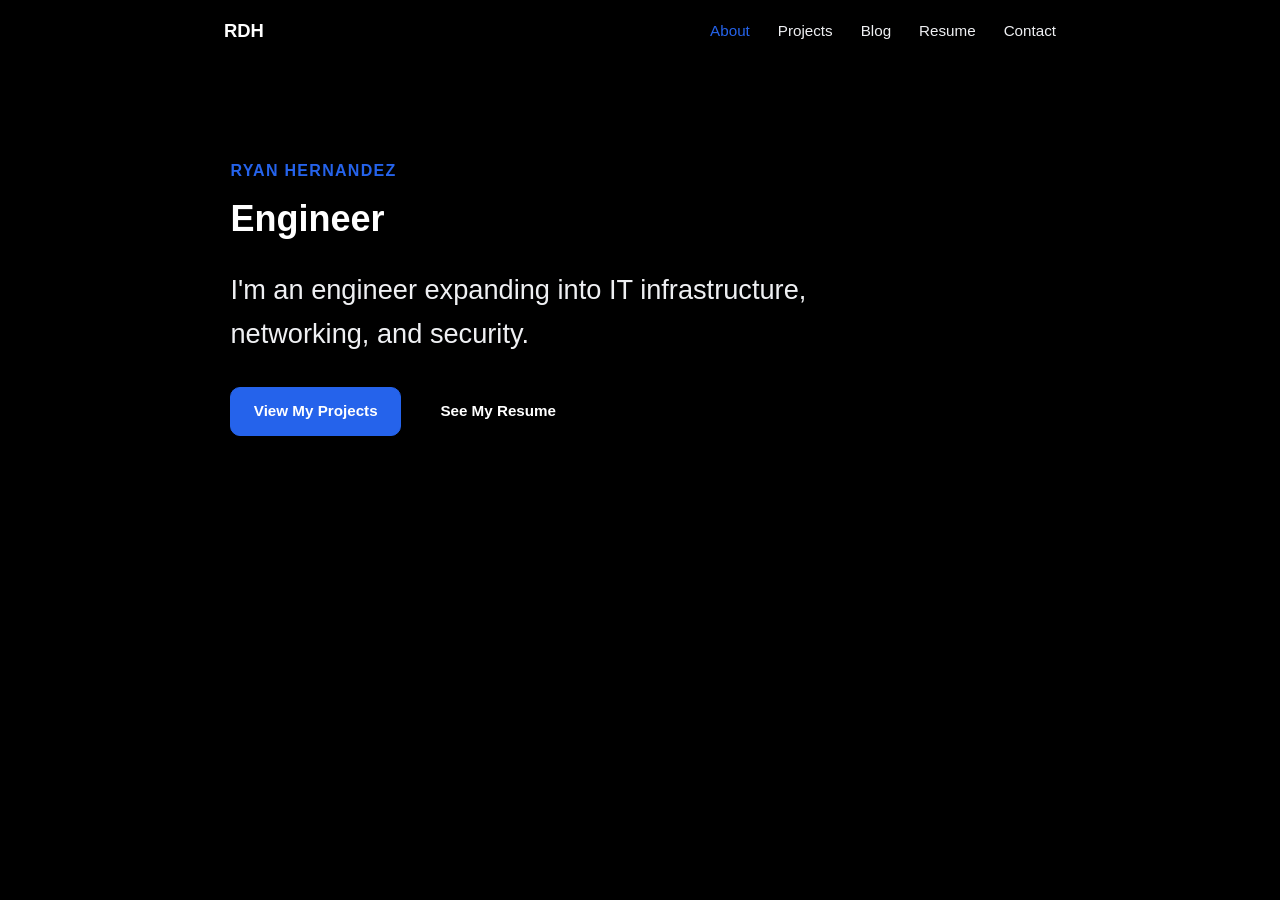
<file: index.html>
<!DOCTYPE html>
<html lang="en">
<head>
  <meta charset="UTF-8">
  <meta name="viewport" content="width=device-width, initial-scale=1.0">
  <title>RDH — Engineer & IT/Networking Enthusiast</title>
  <meta name="description" content="Personal portfolio of RDH — engineer building skills in networking, Active Directory, and cybersecurity.">
  <link rel="stylesheet" href="css/style.css">
</head>
<body>

  <section class="hero">
    <div class="container">
      <p class="eyebrow">Ryan Hernandez</p>
      <h1>Engineer</h1>
      <p class="subtitle">
        I'm an engineer expanding into IT infrastructure, networking, and security.
      </p>
      <div class="cta-row">
        <a class="btn btn-primary" href="projects.html">View My Projects</a>
        <a class="btn btn-secondary" href="resume.html">See My Resume</a>
      </div>
    </div>
  </section>

  <script src="js/layout.js"></script>
</body>
</html>
</file>
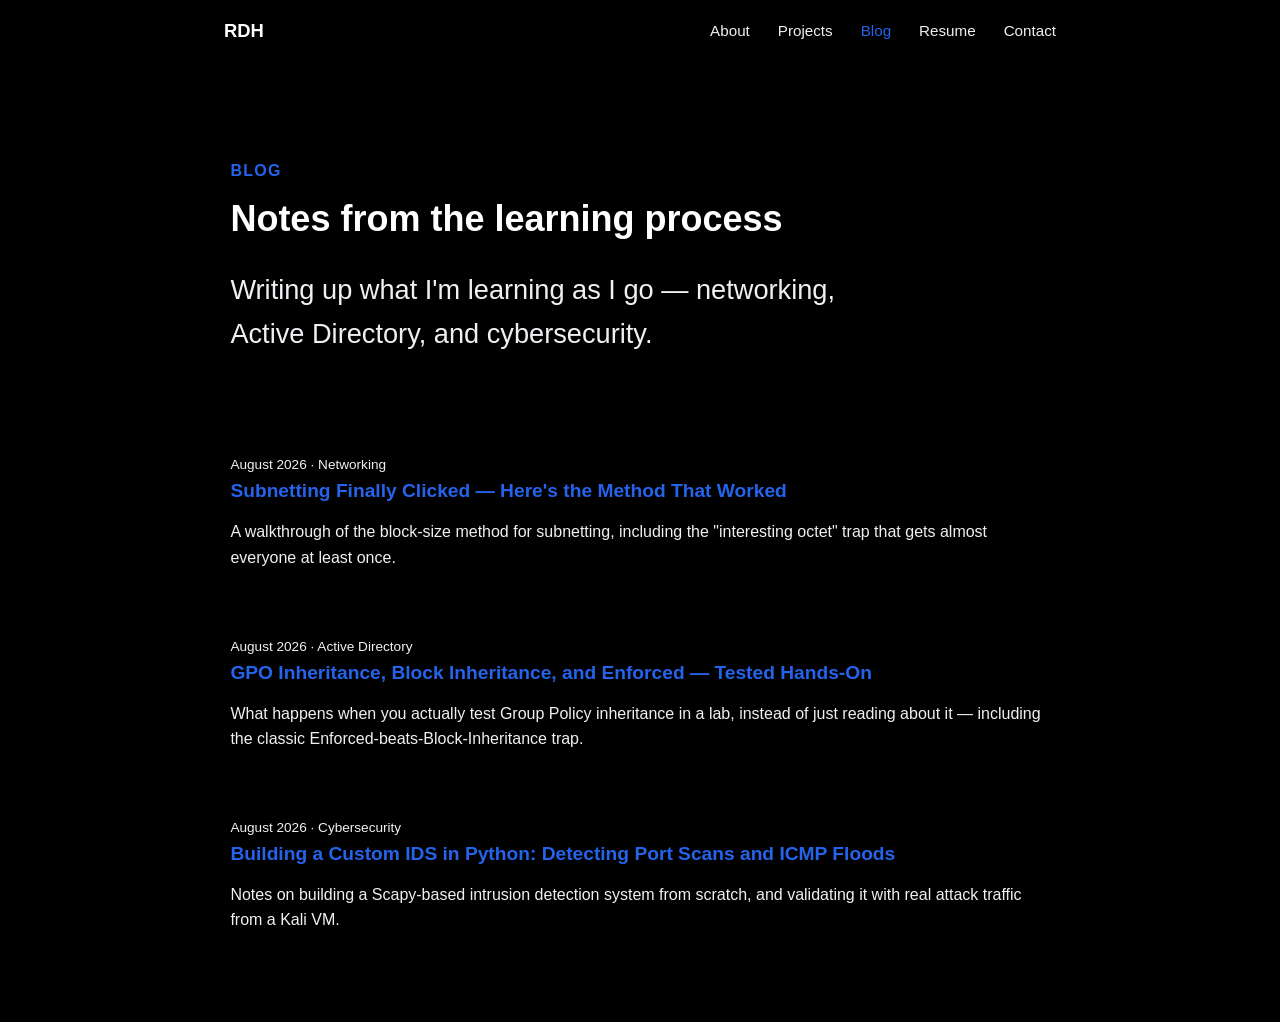
<file: blog.html>
<!DOCTYPE html>
<html lang="en">
<head>
  <meta charset="UTF-8">
  <meta name="viewport" content="width=device-width, initial-scale=1.0">
  <title>Blog — RDH</title>
  <link rel="stylesheet" href="css/style.css">
</head>
<body>

  <section class="hero" style="padding-bottom: 1.5rem;">
    <div class="container">
      <p class="eyebrow">Blog</p>
      <h1>Notes from the learning process</h1>
      <p class="subtitle">Writing up what I'm learning as I go — networking, Active Directory, and cybersecurity.</p>
    </div>
  </section>

  <section>
    <div class="container">

      <div class="post-list-item">
        <div class="meta">August 2026 &middot; Networking</div>
        <h3><a href="blog/post-subnetting.html">Subnetting Finally Clicked — Here's the Method That Worked</a></h3>
        <p>A walkthrough of the block-size method for subnetting, including the "interesting octet" trap that gets almost everyone at least once.</p>
      </div>

      <div class="post-list-item">
        <div class="meta">August 2026 &middot; Active Directory</div>
        <h3><a href="blog/post-gpo-inheritance.html">GPO Inheritance, Block Inheritance, and Enforced — Tested Hands-On</a></h3>
        <p>What happens when you actually test Group Policy inheritance in a lab, instead of just reading about it — including the classic Enforced-beats-Block-Inheritance trap.</p>
      </div>

      <div class="post-list-item">
        <div class="meta">August 2026 &middot; Cybersecurity</div>
        <h3><a href="blog/post-custom-ids.html">Building a Custom IDS in Python: Detecting Port Scans and ICMP Floods</a></h3>
        <p>Notes on building a Scapy-based intrusion detection system from scratch, and validating it with real attack traffic from a Kali VM.</p>
      </div>

    </div>
  </section>

  <script src="js/layout.js"></script>
</body>
</html>
</file>
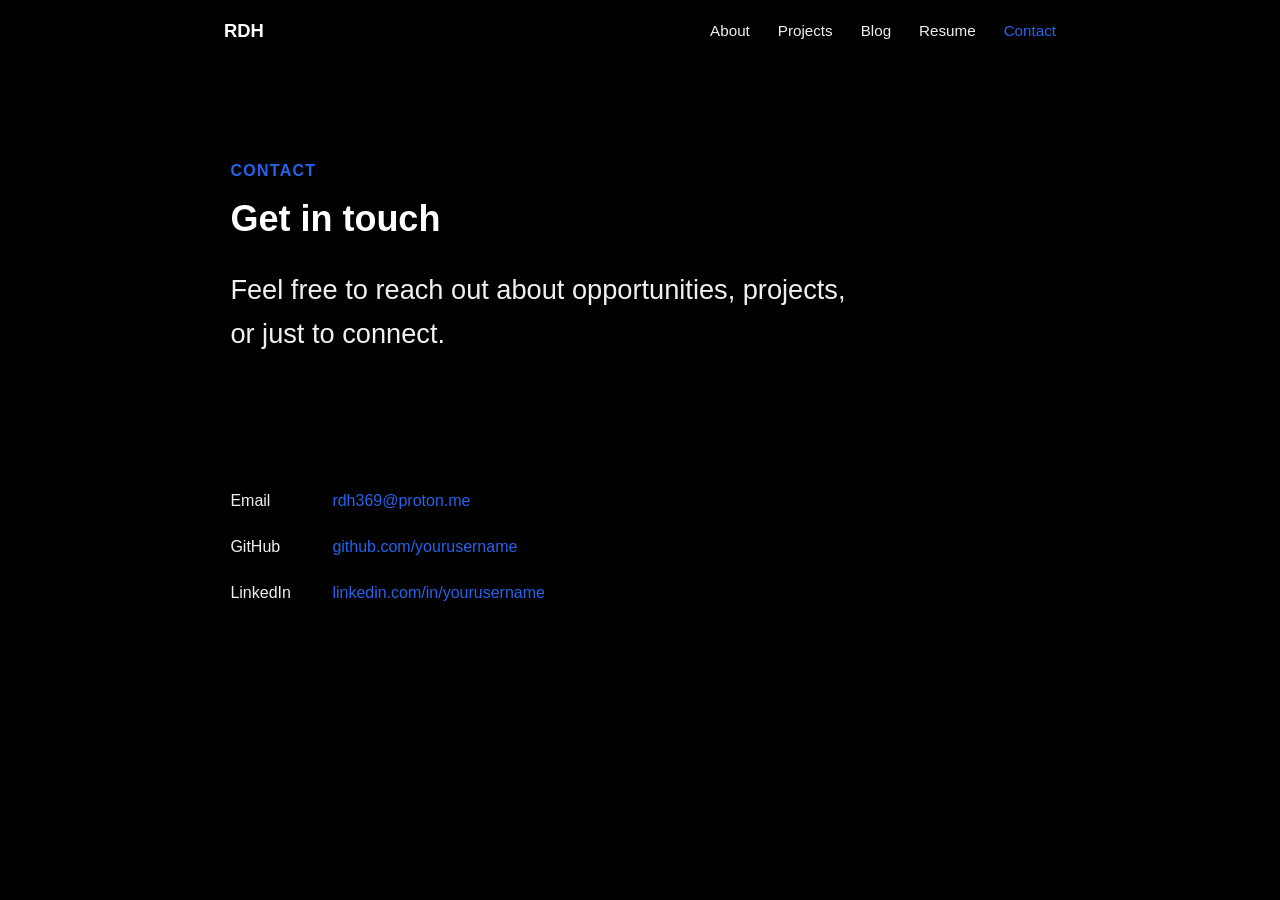
<file: contact.html>
<!DOCTYPE html>
<html lang="en">
<head>
  <meta charset="UTF-8">
  <meta name="viewport" content="width=device-width, initial-scale=1.0">
  <title>Contact — RDH</title>
  <link rel="stylesheet" href="css/style.css">
</head>
<body>

  <section class="hero" style="padding-bottom: 1.5rem;">
    <div class="container">
      <p class="eyebrow">Contact</p>
      <h1>Get in touch</h1>
      <p class="subtitle">Feel free to reach out about opportunities, projects, or just to connect.</p>
    </div>
  </section>

  <section>
    <div class="container">
      <ul class="contact-list">
        <li><span class="label">Email</span> <a href="mailto:rdh369@proton.me">rdh369@proton.me</a></li>
        <li><span class="label">GitHub</span> <a href="https://github.com/yourusername" target="_blank" rel="noopener">github.com/yourusername</a></li>
        <li><span class="label">LinkedIn</span> <a href="https://linkedin.com/in/yourusername" target="_blank" rel="noopener">linkedin.com/in/yourusername</a></li>
      </ul>
      <p style="color: var(--text-muted); font-size: 0.9rem;">
    </div>
  </section>

  <script src="js/layout.js"></script>
</body>
</html>
</file>
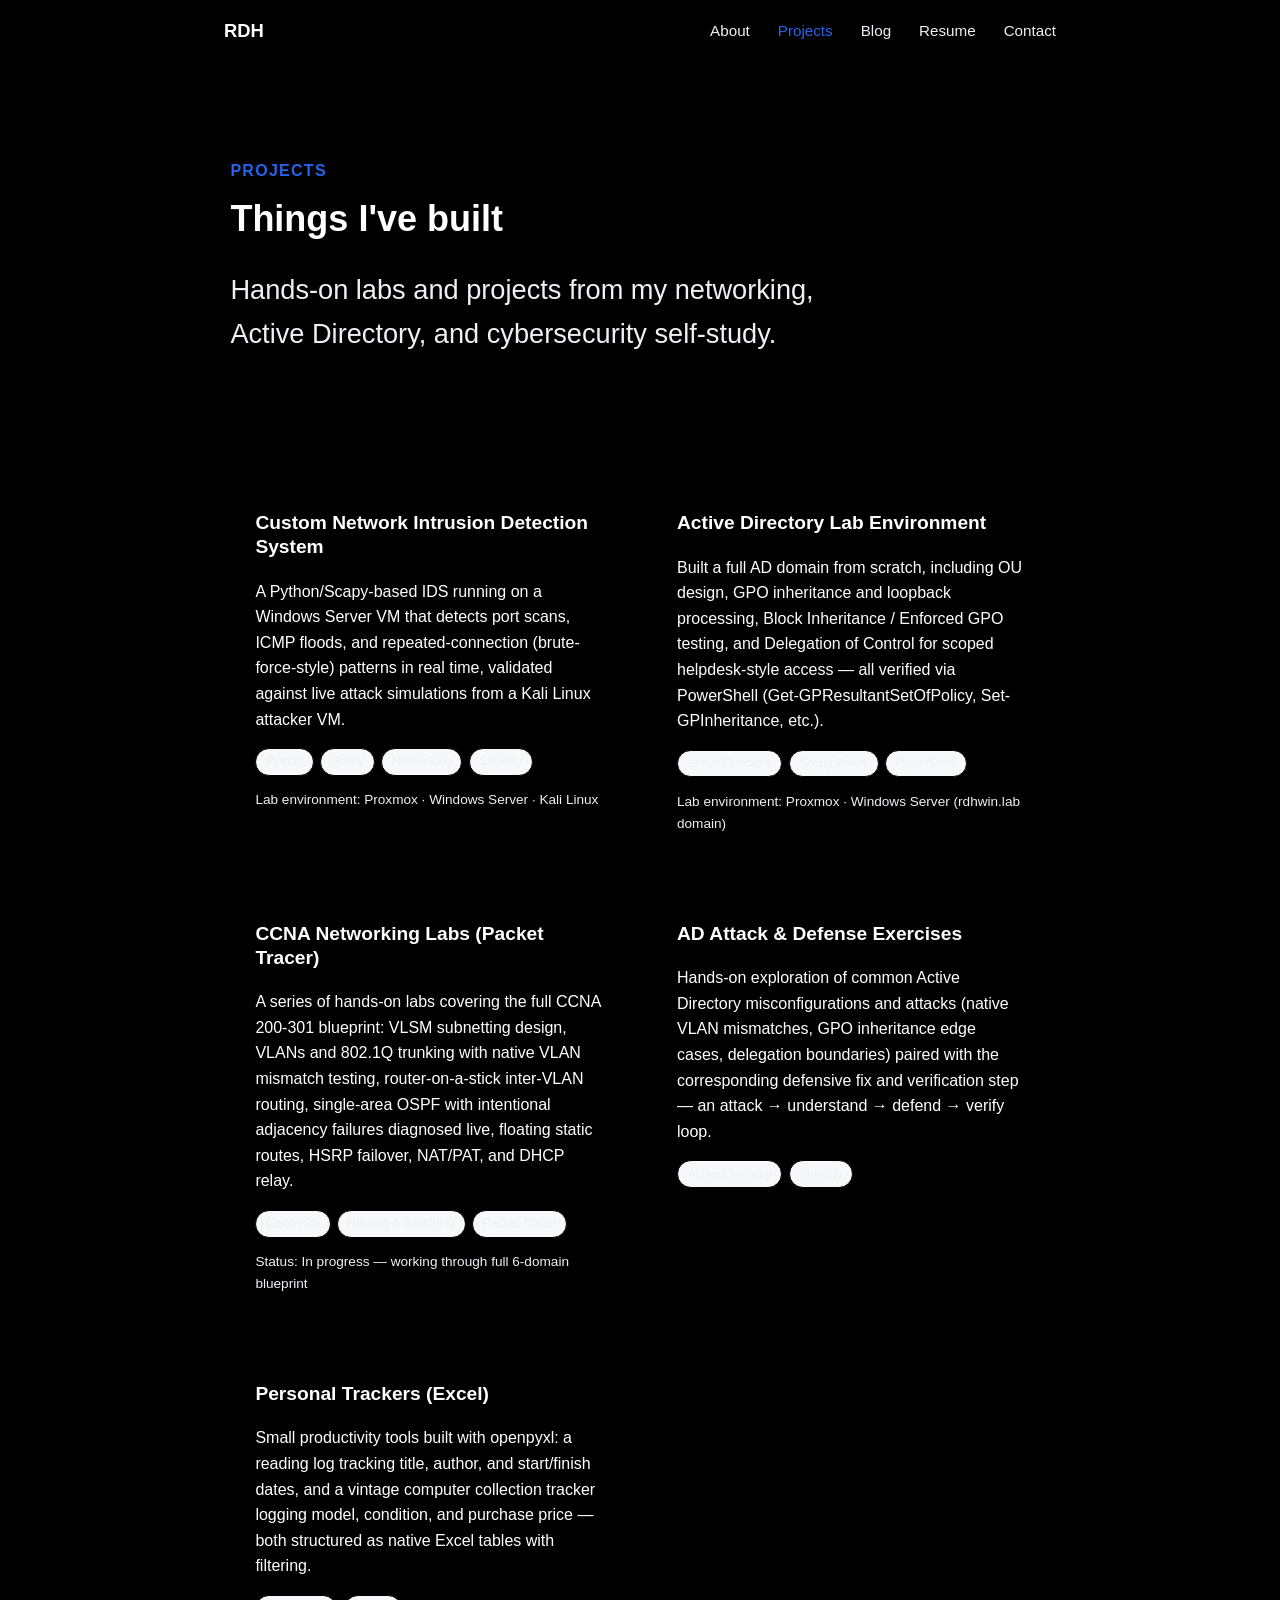
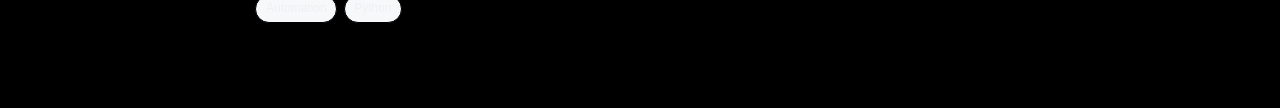
<file: projects.html>
<!DOCTYPE html>
<html lang="en">
<head>
  <meta charset="UTF-8">
  <meta name="viewport" content="width=device-width, initial-scale=1.0">
  <title>Projects — RDH</title>
  <link rel="stylesheet" href="css/style.css">
</head>
<body>

  <section class="hero" style="padding-bottom: 1.5rem;">
    <div class="container">
      <p class="eyebrow">Projects</p>
      <h1>Things I've built</h1>
      <p class="subtitle">Hands-on labs and projects from my networking, Active Directory, and cybersecurity self-study.</p>
    </div>
  </section>

  <section>
    <div class="container">
      <div class="grid">

        <div class="card">
          <h3>Custom Network Intrusion Detection System</h3>
          <p>A Python/Scapy-based IDS running on a Windows Server VM that detects
          port scans, ICMP floods, and repeated-connection (brute-force-style)
          patterns in real time, validated against live attack simulations from a
          Kali Linux attacker VM.</p>
          <div class="tags">
            <span class="tag">Python</span>
            <span class="tag">Scapy</span>
            <span class="tag">Networking</span>
            <span class="tag">Security</span>
          </div>
          <p class="meta">Lab environment: Proxmox · Windows Server · Kali Linux</p>
        </div>

        <div class="card">
          <h3>Active Directory Lab Environment</h3>
          <p>Built a full AD domain from scratch, including OU design, GPO
          inheritance and loopback processing, Block Inheritance / Enforced GPO
          testing, and Delegation of Control for scoped helpdesk-style access —
          all verified via PowerShell (Get-GPResultantSetOfPolicy, Set-GPInheritance,
          etc.).</p>
          <div class="tags">
            <span class="tag">Active Directory</span>
            <span class="tag">Group Policy</span>
            <span class="tag">PowerShell</span>
          </div>
          <p class="meta">Lab environment: Proxmox · Windows Server (rdhwin.lab domain)</p>
        </div>

        <div class="card">
          <h3>CCNA Networking Labs (Packet Tracer)</h3>
          <p>A series of hands-on labs covering the full CCNA 200-301 blueprint:
          VLSM subnetting design, VLANs and 802.1Q trunking with native VLAN
          mismatch testing, router-on-a-stick inter-VLAN routing, single-area
          OSPF with intentional adjacency failures diagnosed live, floating
          static routes, HSRP failover, NAT/PAT, and DHCP relay.</p>
          <div class="tags">
            <span class="tag">Cisco IOS</span>
            <span class="tag">Routing &amp; Switching</span>
            <span class="tag">Packet Tracer</span>
          </div>
          <p class="meta">Status: In progress — working through full 6-domain blueprint</p>
        </div>

        <div class="card">
          <h3>AD Attack &amp; Defense Exercises</h3>
          <p>Hands-on exploration of common Active Directory misconfigurations and
          attacks (native VLAN mismatches, GPO inheritance edge cases, delegation
          boundaries) paired with the corresponding defensive fix and
          verification step — an attack &rarr; understand &rarr; defend &rarr; verify loop.</p>
          <div class="tags">
            <span class="tag">Active Directory</span>
            <span class="tag">Security</span>
          </div>
        </div>

        <div class="card">
          <h3>Personal Trackers (Excel)</h3>
          <p>Small productivity tools built with openpyxl: a reading log tracking
          title, author, and start/finish dates, and a vintage computer collection
          tracker logging model, condition, and purchase price — both structured
          as native Excel tables with filtering.</p>
          <div class="tags">
            <span class="tag">Automation</span>
            <span class="tag">Python</span>
          </div>
        </div>

      </div>
    </div>
  </section>

  <script src="js/layout.js"></script>
</body>
</html>
</file>
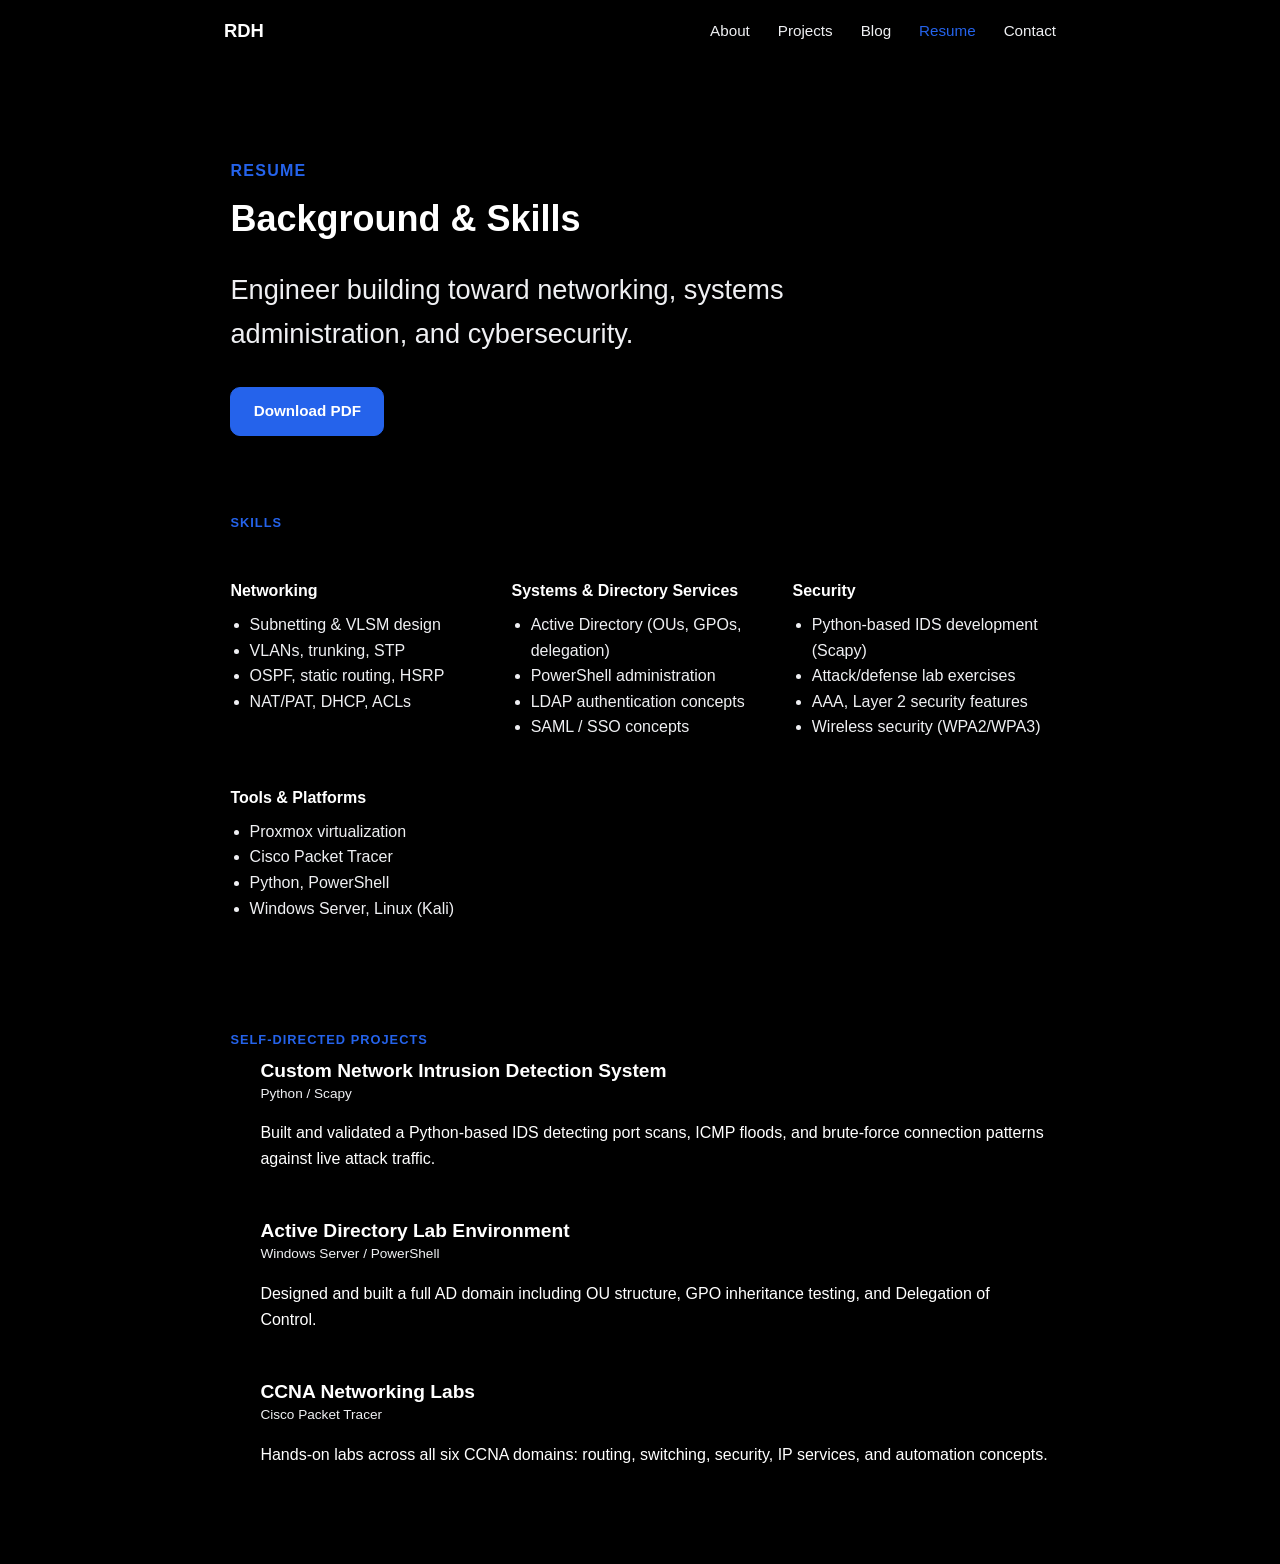
<file: resume.html>
<!DOCTYPE html>
<html lang="en">
<head>
  <meta charset="UTF-8">
  <meta name="viewport" content="width=device-width, initial-scale=1.0">
  <title>Resume — RDH</title>
  <link rel="stylesheet" href="css/style.css">
</head>
<body>

  <section class="hero" style="padding-bottom: 1rem;">
    <div class="container">
      <p class="eyebrow">Resume</p>
      <h1>Background &amp; Skills</h1>
      <p class="subtitle">Engineer building toward networking, systems administration, and cybersecurity.</p>
      <div class="cta-row">
        <a class="btn btn-primary" href="assets/resume.pdf">Download PDF</a>
      </div>
    </div>
  </section>

  <section>
    <div class="container">
      <p class="section-label">Skills</p>
      <div class="skills-grid">
        <div>
          <h4>Networking</h4>
          <ul>
            <li>Subnetting &amp; VLSM design</li>
            <li>VLANs, trunking, STP</li>
            <li>OSPF, static routing, HSRP</li>
            <li>NAT/PAT, DHCP, ACLs</li>
          </ul>
        </div>
        <div>
          <h4>Systems &amp; Directory Services</h4>
          <ul>
            <li>Active Directory (OUs, GPOs, delegation)</li>
            <li>PowerShell administration</li>
            <li>LDAP authentication concepts</li>
            <li>SAML / SSO concepts</li>
          </ul>
        </div>
        <div>
          <h4>Security</h4>
          <ul>
            <li>Python-based IDS development (Scapy)</li>
            <li>Attack/defense lab exercises</li>
            <li>AAA, Layer 2 security features</li>
            <li>Wireless security (WPA2/WPA3)</li>
          </ul>
        </div>
        <div>
          <h4>Tools &amp; Platforms</h4>
          <ul>
            <li>Proxmox virtualization</li>
            <li>Cisco Packet Tracer</li>
            <li>Python, PowerShell</li>
            <li>Windows Server, Linux (Kali)</li>
          </ul>
        </div>
      </div>
    </div>
  </section>

  <section>
    <div class="container">
      <p class="section-label">Self-Directed Projects</p>
      <div class="timeline-item">
        <h3>Custom Network Intrusion Detection System</h3>
        <div class="meta">Python / Scapy</div>
        <p>Built and validated a Python-based IDS detecting port scans, ICMP
        floods, and brute-force connection patterns against live attack traffic.</p>
      </div>
      <div class="timeline-item">
        <h3>Active Directory Lab Environment</h3>
        <div class="meta">Windows Server / PowerShell</div>
        <p>Designed and built a full AD domain including OU structure, GPO
        inheritance testing, and Delegation of Control.</p>
      </div>
      <div class="timeline-item">
        <h3>CCNA Networking Labs</h3>
        <div class="meta">Cisco Packet Tracer</div>
        <p>Hands-on labs across all six CCNA domains: routing, switching,
        security, IP services, and automation concepts.</p>
      </div>
    </div>
  </section>

  <script src="js/layout.js"></script>
</body>
</html>
</file>
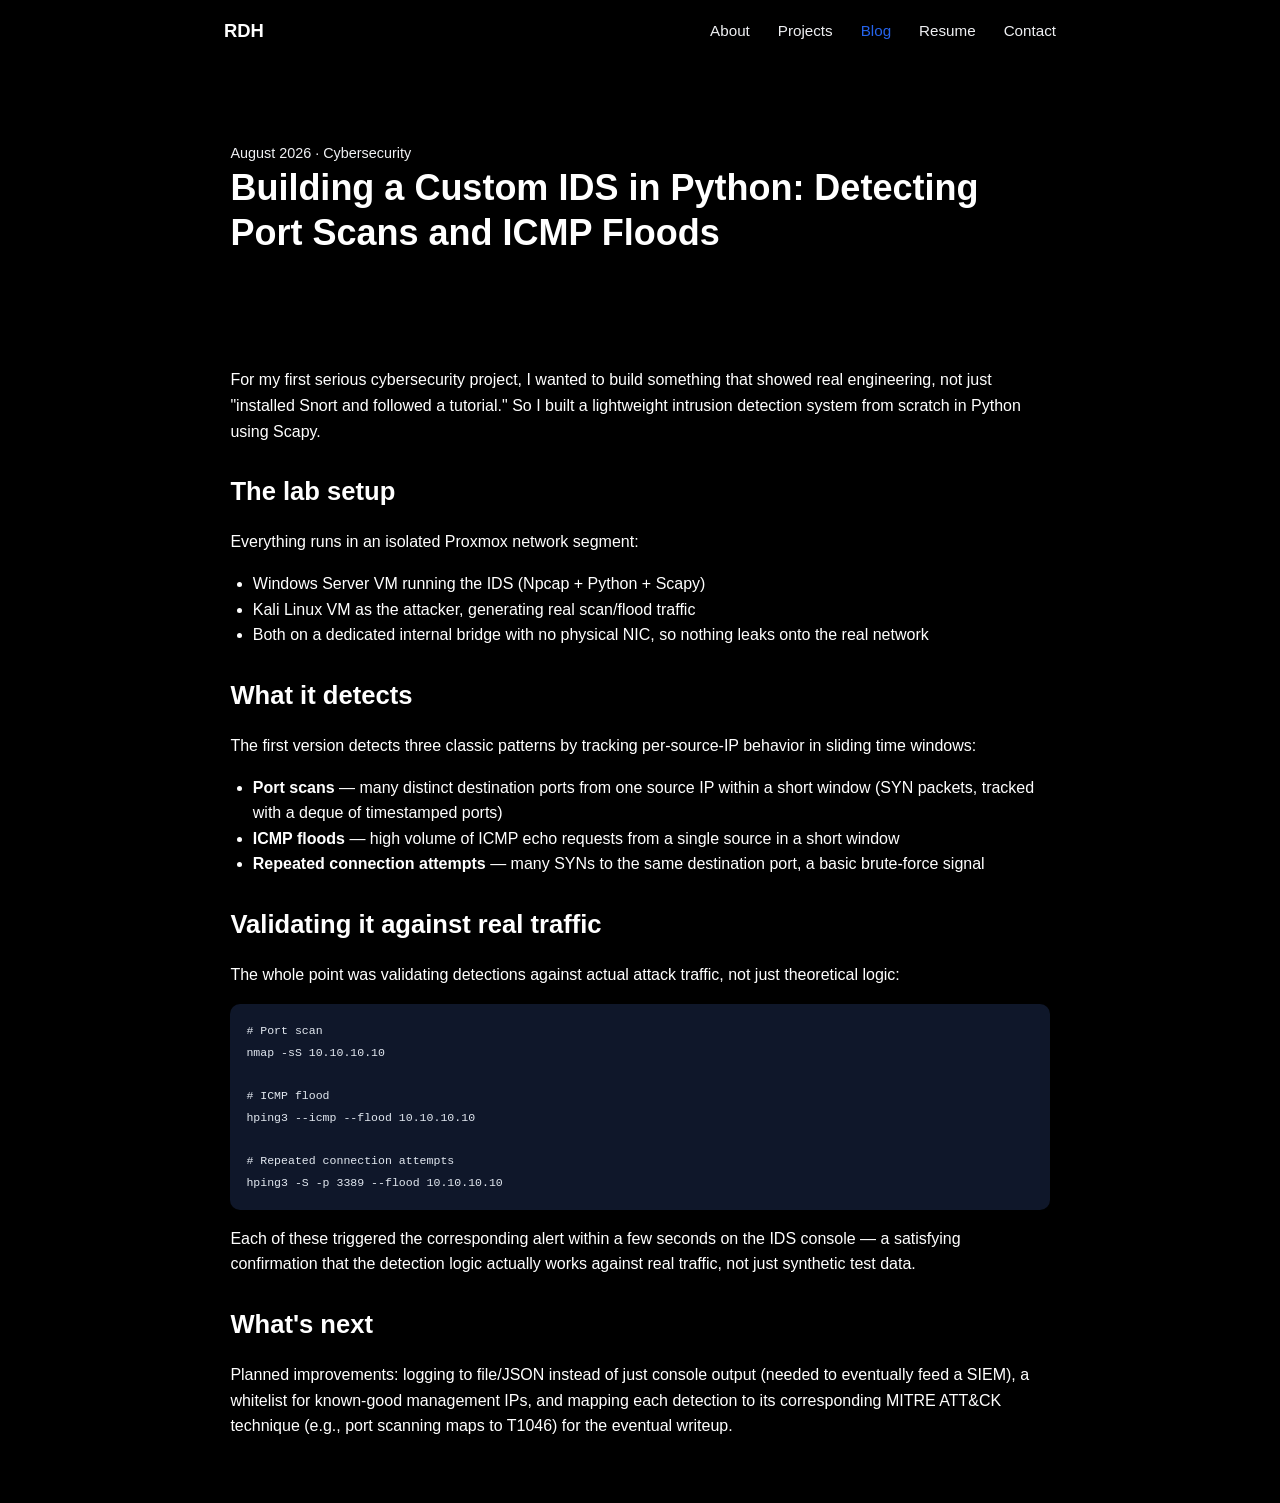
<file: blog/post-custom-ids.html>
<!DOCTYPE html>
<html lang="en">
<head>
  <meta charset="UTF-8">
  <meta name="viewport" content="width=device-width, initial-scale=1.0">
  <title>Building a Custom IDS — RDH</title>
  <link rel="stylesheet" href="../css/style.css">
</head>
<body>

  <section class="hero" style="padding-bottom: 1rem;">
    <div class="container">
      <div class="post-header">
        <div class="meta">August 2026 &middot; Cybersecurity</div>
        <h1>Building a Custom IDS in Python: Detecting Port Scans and ICMP Floods</h1>
      </div>
    </div>
  </section>

  <section>
    <div class="container">
      <article class="post-body">
        <p>For my first serious cybersecurity project, I wanted to build
        something that showed real engineering, not just "installed Snort and
        followed a tutorial." So I built a lightweight intrusion detection
        system from scratch in Python using Scapy.</p>

        <h2>The lab setup</h2>
        <p>Everything runs in an isolated Proxmox network segment:</p>
        <ul>
          <li>Windows Server VM running the IDS (Npcap + Python + Scapy)</li>
          <li>Kali Linux VM as the attacker, generating real scan/flood traffic</li>
          <li>Both on a dedicated internal bridge with no physical NIC, so nothing
          leaks onto the real network</li>
        </ul>

        <h2>What it detects</h2>
        <p>The first version detects three classic patterns by tracking
        per-source-IP behavior in sliding time windows:</p>
        <ul>
          <li><strong>Port scans</strong> — many distinct destination ports from
          one source IP within a short window (SYN packets, tracked with a
          deque of timestamped ports)</li>
          <li><strong>ICMP floods</strong> — high volume of ICMP echo requests
          from a single source in a short window</li>
          <li><strong>Repeated connection attempts</strong> — many SYNs to the
          same destination port, a basic brute-force signal</li>
        </ul>

        <h2>Validating it against real traffic</h2>
        <p>The whole point was validating detections against actual attack
        traffic, not just theoretical logic:</p>
        <pre><code># Port scan
nmap -sS 10.10.10.10

# ICMP flood
hping3 --icmp --flood 10.10.10.10

# Repeated connection attempts
hping3 -S -p 3389 --flood 10.10.10.10</code></pre>
        <p>Each of these triggered the corresponding alert within a few seconds
        on the IDS console — a satisfying confirmation that the detection logic
        actually works against real traffic, not just synthetic test data.</p>

        <h2>What's next</h2>
        <p>Planned improvements: logging to file/JSON instead of just console
        output (needed to eventually feed a SIEM), a whitelist for known-good
        management IPs, and mapping each detection to its corresponding MITRE
        ATT&amp;CK technique (e.g., port scanning maps to T1046) for the
        eventual writeup.</p>
      </article>
    </div>
  </section>

  <script src="../js/layout.js"></script>
</body>
</html>
</file>
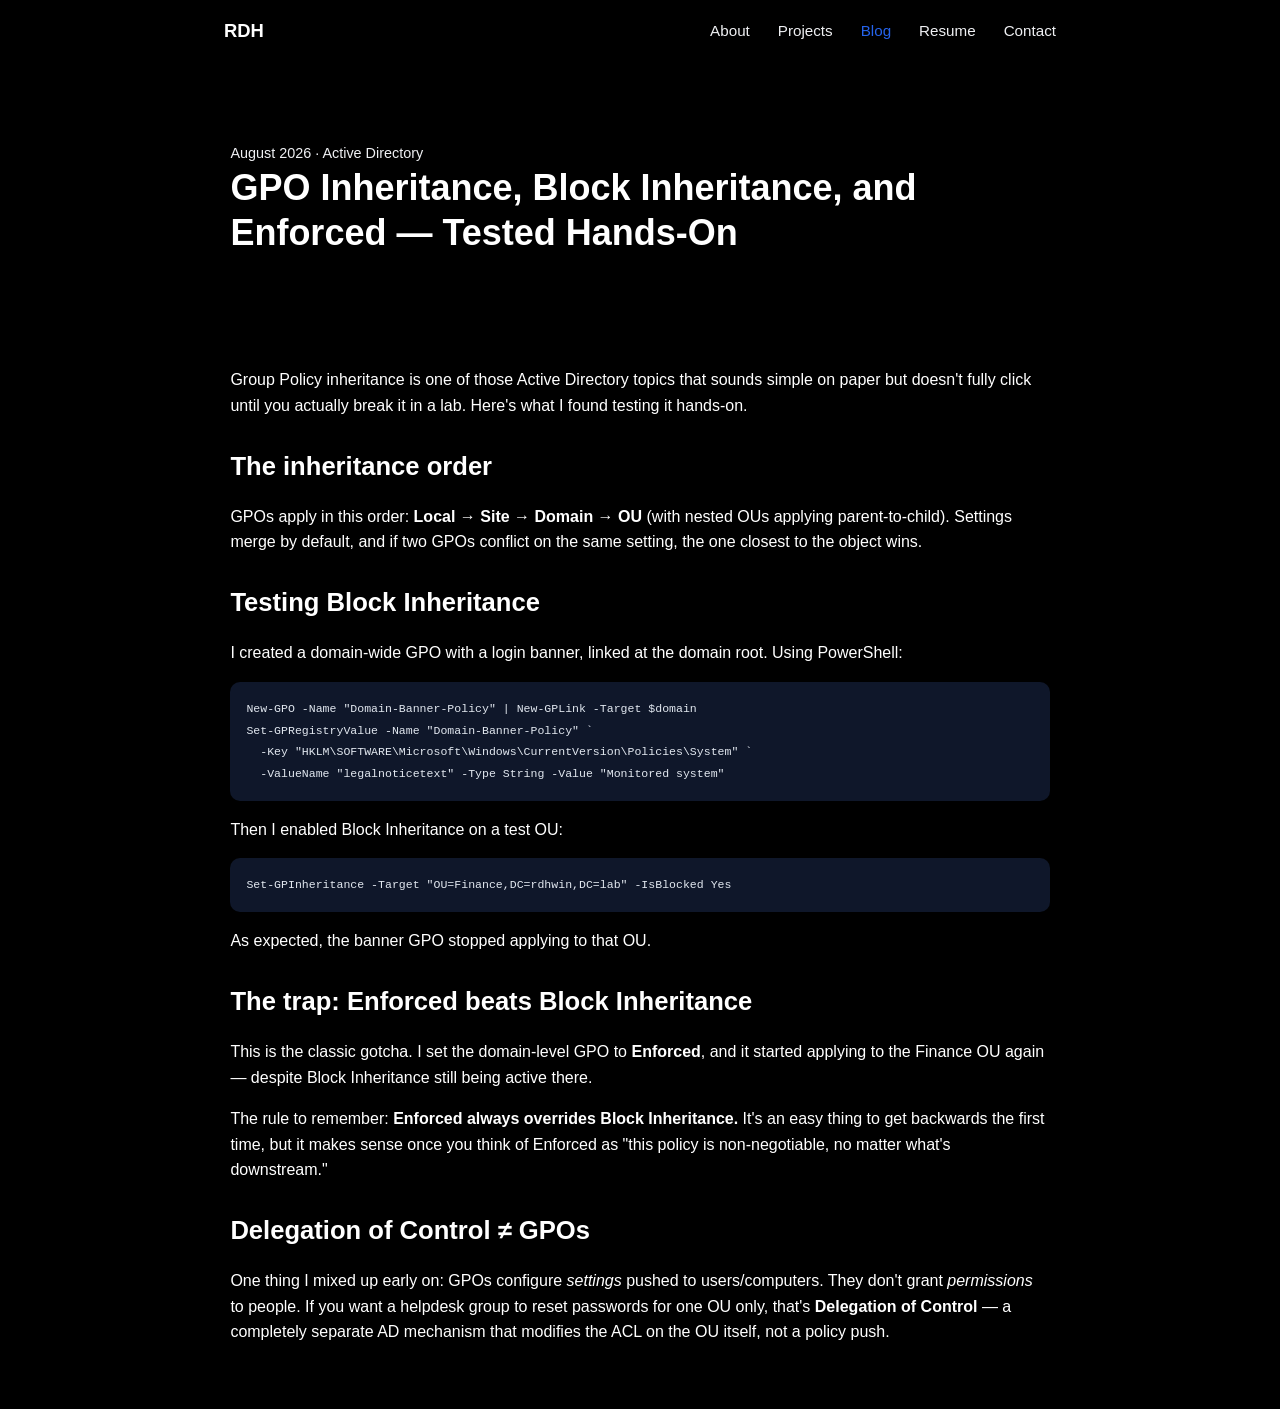
<file: blog/post-gpo-inheritance.html>
<!DOCTYPE html>
<html lang="en">
<head>
  <meta charset="UTF-8">
  <meta name="viewport" content="width=device-width, initial-scale=1.0">
  <title>GPO Inheritance — RDH</title>
  <link rel="stylesheet" href="../css/style.css">
</head>
<body>

  <section class="hero" style="padding-bottom: 1rem;">
    <div class="container">
      <div class="post-header">
        <div class="meta">August 2026 &middot; Active Directory</div>
        <h1>GPO Inheritance, Block Inheritance, and Enforced — Tested Hands-On</h1>
      </div>
    </div>
  </section>

  <section>
    <div class="container">
      <article class="post-body">
        <p>Group Policy inheritance is one of those Active Directory topics that
        sounds simple on paper but doesn't fully click until you actually break
        it in a lab. Here's what I found testing it hands-on.</p>

        <h2>The inheritance order</h2>
        <p>GPOs apply in this order: <strong>Local &rarr; Site &rarr; Domain &rarr; OU</strong>
        (with nested OUs applying parent-to-child). Settings merge by default,
        and if two GPOs conflict on the same setting, the one closest to the
        object wins.</p>

        <h2>Testing Block Inheritance</h2>
        <p>I created a domain-wide GPO with a login banner, linked at the domain
        root. Using PowerShell:</p>
        <pre><code>New-GPO -Name "Domain-Banner-Policy" | New-GPLink -Target $domain
Set-GPRegistryValue -Name "Domain-Banner-Policy" `
  -Key "HKLM\SOFTWARE\Microsoft\Windows\CurrentVersion\Policies\System" `
  -ValueName "legalnoticetext" -Type String -Value "Monitored system"</code></pre>
        <p>Then I enabled Block Inheritance on a test OU:</p>
        <pre><code>Set-GPInheritance -Target "OU=Finance,DC=rdhwin,DC=lab" -IsBlocked Yes</code></pre>
        <p>As expected, the banner GPO stopped applying to that OU.</p>

        <h2>The trap: Enforced beats Block Inheritance</h2>
        <p>This is the classic gotcha. I set the domain-level GPO to
        <strong>Enforced</strong>, and it started applying to the Finance OU
        again — despite Block Inheritance still being active there.</p>
        <p>The rule to remember: <strong>Enforced always overrides Block
        Inheritance.</strong> It's an easy thing to get backwards the first
        time, but it makes sense once you think of Enforced as "this policy is
        non-negotiable, no matter what's downstream."</p>

        <h2>Delegation of Control &ne; GPOs</h2>
        <p>One thing I mixed up early on: GPOs configure <em>settings</em> pushed
        to users/computers. They don't grant <em>permissions</em> to people. If
        you want a helpdesk group to reset passwords for one OU only, that's
        <strong>Delegation of Control</strong> — a completely separate AD
        mechanism that modifies the ACL on the OU itself, not a policy push.</p>
      </article>
    </div>
  </section>

  <script src="../js/layout.js"></script>
</body>
</html>
</file>
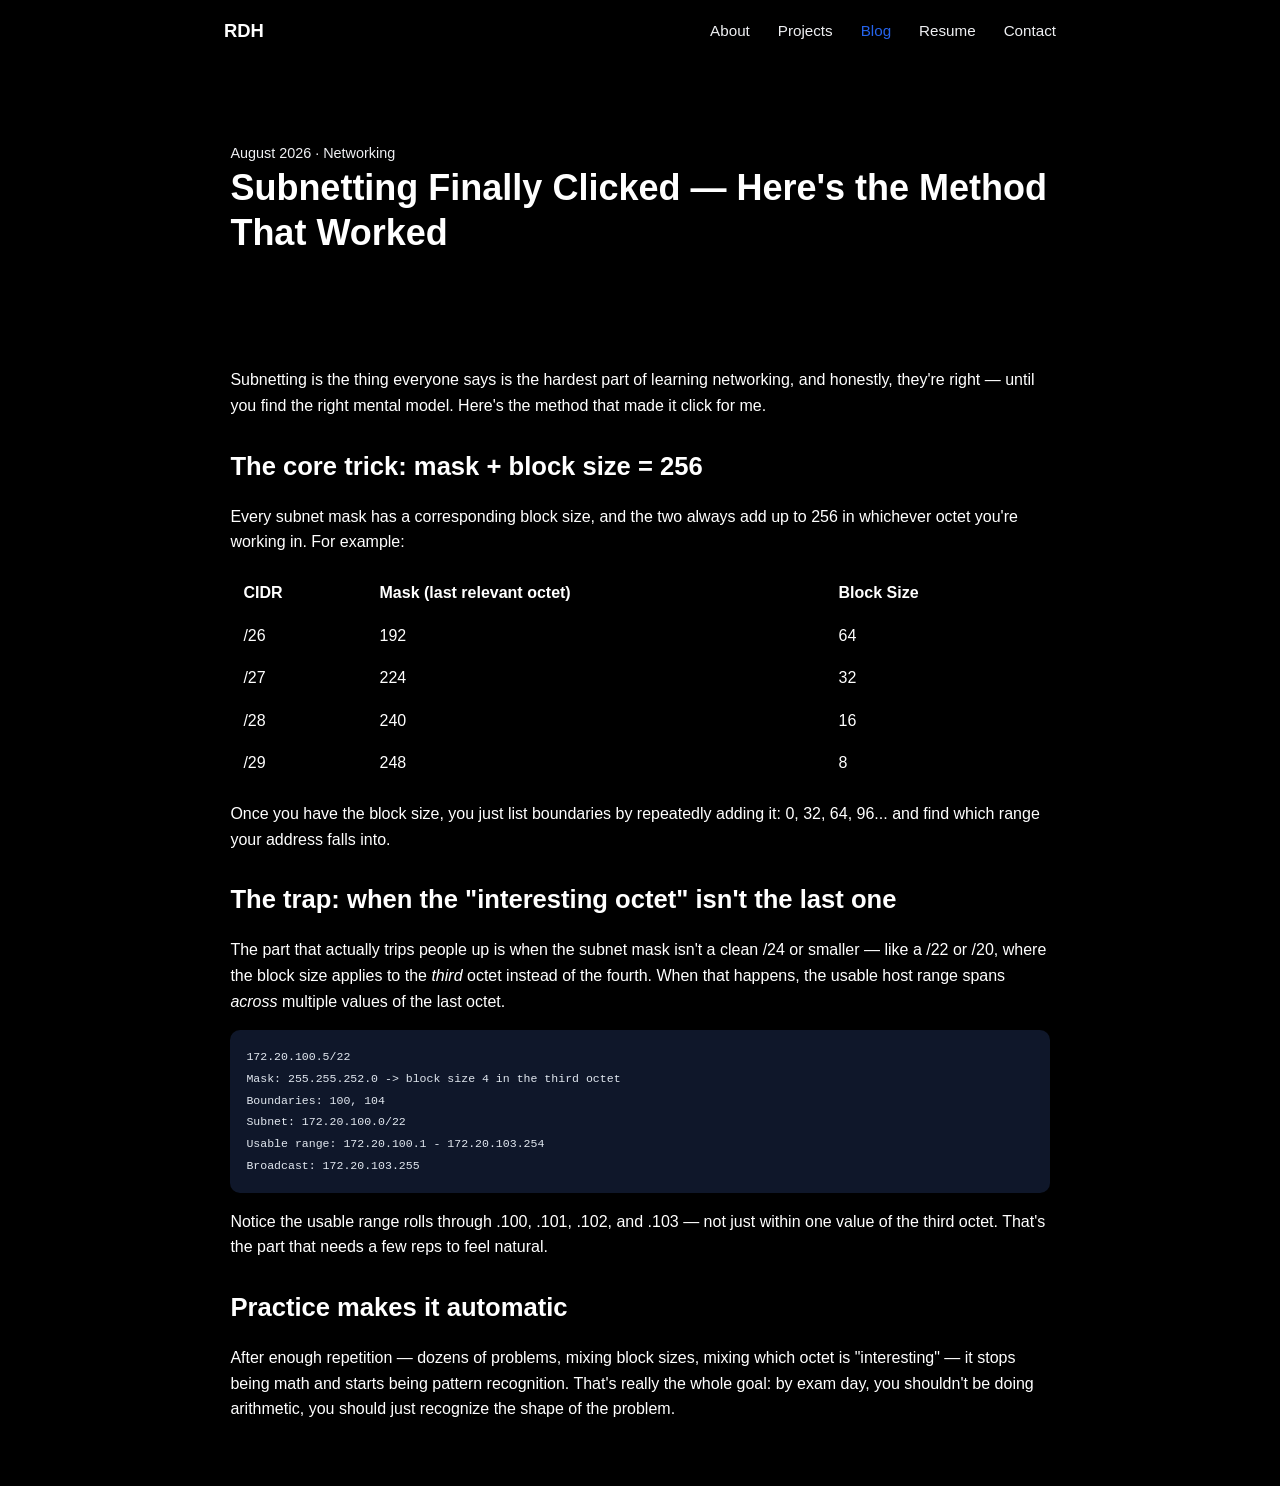
<file: blog/post-subnetting.html>
<!DOCTYPE html>
<html lang="en">
<head>
  <meta charset="UTF-8">
  <meta name="viewport" content="width=device-width, initial-scale=1.0">
  <title>Subnetting Finally Clicked — RDH</title>
  <link rel="stylesheet" href="../css/style.css">
</head>
<body>

  <section class="hero" style="padding-bottom: 1rem;">
    <div class="container">
      <div class="post-header">
        <div class="meta">August 2026 &middot; Networking</div>
        <h1>Subnetting Finally Clicked — Here's the Method That Worked</h1>
      </div>
    </div>
  </section>

  <section>
    <div class="container">
      <article class="post-body">
        <p>Subnetting is the thing everyone says is the hardest part of learning
        networking, and honestly, they're right — until you find the right
        mental model. Here's the method that made it click for me.</p>

        <h2>The core trick: mask + block size = 256</h2>
        <p>Every subnet mask has a corresponding block size, and the two always
        add up to 256 in whichever octet you're working in. For example:</p>
        <table>
          <tr><th>CIDR</th><th>Mask (last relevant octet)</th><th>Block Size</th></tr>
          <tr><td>/26</td><td>192</td><td>64</td></tr>
          <tr><td>/27</td><td>224</td><td>32</td></tr>
          <tr><td>/28</td><td>240</td><td>16</td></tr>
          <tr><td>/29</td><td>248</td><td>8</td></tr>
        </table>
        <p>Once you have the block size, you just list boundaries by repeatedly
        adding it: 0, 32, 64, 96... and find which range your address falls into.</p>

        <h2>The trap: when the "interesting octet" isn't the last one</h2>
        <p>The part that actually trips people up is when the subnet mask isn't
        a clean /24 or smaller — like a /22 or /20, where the block size applies
        to the <em>third</em> octet instead of the fourth. When that happens, the
        usable host range spans <em>across</em> multiple values of the last octet.</p>
        <pre><code>172.20.100.5/22
Mask: 255.255.252.0 -> block size 4 in the third octet
Boundaries: 100, 104
Subnet: 172.20.100.0/22
Usable range: 172.20.100.1 - 172.20.103.254
Broadcast: 172.20.103.255</code></pre>
        <p>Notice the usable range rolls through .100, .101, .102, and .103 —
        not just within one value of the third octet. That's the part that
        needs a few reps to feel natural.</p>

        <h2>Practice makes it automatic</h2>
        <p>After enough repetition — dozens of problems, mixing block sizes,
        mixing which octet is "interesting" — it stops being math and starts
        being pattern recognition. That's really the whole goal: by exam day,
        you shouldn't be doing arithmetic, you should just recognize the shape
        of the problem.</p>
      </article>
    </div>
  </section>

  <script src="../js/layout.js"></script>
</body>
</html>
</file>
<file: css/style.css>
/* ===== Base / Reset ===== */
:root {
  --bg: #000000;
  --bg-alt: #f7f8fa;
  --text: #ffffff;
  --text-muted: #eff0f3;
  --border: #000000;
  --accent: #2563eb;
  --accent-dark: #1d4ed8;
  --radius: 10px;
  --max-width: 880px;
  --font: -apple-system, BlinkMacSystemFont, "Segoe UI", Roboto, Helvetica, Arial, sans-serif;
}

* { box-sizing: border-box; }

html { scroll-behavior: smooth; }

body {
  margin: 0;
  font-family: var(--font);
  background: var(--bg);
  color: var(--text);
  line-height: 1.6;
  font-size: 16px;
}

a {
  color: var(--accent);
  text-decoration: none;
}
a:hover { text-decoration: underline; }

h1, h2, h3 { line-height: 1.25; font-weight: 700; }
h1 { font-size: 2.25rem; }
h2 { font-size: 1.6rem; margin-top: 2.5rem; }
h3 { font-size: 1.2rem; }

.container {
  max-width: var(--max-width);
  margin: 0 auto;
  padding: 0 1.9rem;
}

/* ===== Nav ===== */
header.site-header {
  border-bottom: 1px solid var(--border);
  position: sticky;
  top: 0;
  background: rgba(0, 0, 0, 0.9);
  backdrop-filter: blur(6px);
  z-index: 100;
}
.nav-inner {
  max-width: var(--max-width);
  margin: 0 auto;
  padding: 1rem 1.5rem;
  display: flex;
  justify-content: space-between;
  align-items: center;
}
.brand {
  font-weight: 700;
  font-size: 1.15rem;
  color: var(--text);
}
nav ul {
  list-style: none;
  display: flex;
  gap: 1.75rem;
  margin: 0;
  padding: 0;
}
nav a {
  color: var(--text-muted);
  font-weight: 500;
  font-size: 0.95rem;
}
nav a:hover, nav a.active {
  color: var(--accent);
  text-decoration: none;
}

/* ===== Hero ===== */
.hero {
  padding: 5rem 0 3.5rem;
  text-align: left;
}
.hero p.eyebrow {
  text-transform: uppercase;
  letter-spacing: 0.08em;
  font-size: 1rem;
  color: var(--accent);
  font-weight: 700;
  margin-bottom: 0.75rem;
}
.hero h1 { margin: 0 0 1rem; }
.hero .subtitle {
  color: var(--text-muted);
  font-size: 1.7rem;
  max-width: 620px;
}
.hero .cta-row {
  margin-top: 2rem;
  display: flex;
  gap: 1rem;
  flex-wrap: wrap;
}
.btn {
  display: inline-block;
  padding: 0.7rem 1.4rem;
  border-radius: var(--radius);
  font-weight: 600;
  font-size: 0.95rem;
  border: 1px solid var(--border);
  transition: all 0.15s ease;
}
.btn:hover { text-decoration: none; }
.btn-primary {
  background: var(--accent);
  color: #fff;
  border-color: var(--accent);
}
.btn-primary:hover { background: var(--accent-dark); }
.btn-secondary {
  background: var(--bg);
  color: var(--text);
}
.btn-secondary:hover { background: var(--bg-alt); }

/* ===== Sections ===== */
section { padding: 3rem 0; }
section.alt { background: var(--bg-alt); }

.section-label {
  text-transform: uppercase;
  letter-spacing: 0.08em;
  font-size: 0.8rem;
  color: var(--accent);
  font-weight: 700;
  margin-bottom: 0.5rem;
}

/* ===== Cards ===== */
.grid {
  display: grid;
  grid-template-columns: repeat(auto-fit, minmax(260px, 1fr));
  gap: 1.5rem;
  margin-top: 2rem;
}
.card {
  border: 1px solid var(--border);
  border-radius: var(--radius);
  padding: 1.5rem;
  background: var(--bg);
  transition: box-shadow 0.15s ease, transform 0.15s ease;
}
.card:hover {
  box-shadow: 0 4px 18px rgba(0,0,0,0.06);
  transform: translateY(-2px);
}
.card h3 { margin-top: 0; }
.card .tags {
  display: flex;
  flex-wrap: wrap;
  gap: 0.4rem;
  margin: 0.75rem 0;
}
.tag {
  font-size: 0.75rem;
  padding: 0.2rem 0.6rem;
  border-radius: 999px;
  background: var(--bg-alt);
  color: var(--text-muted);
  border: 1px solid var(--border);
}
.card .meta {
  color: var(--text-muted);
  font-size: 0.85rem;
}

/* ===== Blog list ===== */
.post-list-item {
  border-bottom: 1px solid var(--border);
  padding: 1.5rem 0;
}
.post-list-item:first-child { padding-top: 0; }
.post-list-item h3 { margin: 0.2rem 0; }
.post-list-item .meta { color: var(--text-muted); font-size: 0.85rem; }
.post-list-item p { color: var(--text-muted); }

/* ===== Blog post ===== */
.post-header { margin-bottom: 2rem; }
.post-header .meta { color: var(--text-muted); font-size: 0.9rem; }
article.post-body h2 { margin-top: 2rem; }
article.post-body pre {
  background: #0f172a;
  color: #e2e8f0;
  padding: 1rem;
  border-radius: var(--radius);
  overflow-x: auto;
  font-size: 0.85rem;
}
article.post-body code {
  background: var(--bg-alt);
  padding: 0.15rem 0.4rem;
  border-radius: 4px;
  font-size: 0.85em;
}
article.post-body pre code { background: none; padding: 0; }
article.post-body ul, article.post-body ol { padding-left: 1.4rem; }
article.post-body table {
  width: 100%;
  border-collapse: collapse;
  margin: 1rem 0;
}
article.post-body th, article.post-body td {
  border: 1px solid var(--border);
  padding: 0.5rem 0.75rem;
  text-align: left;
}

/* ===== Timeline / Resume ===== */
.timeline-item {
  border-left: 2px solid var(--border);
  padding-left: 1.5rem;
  margin-left: 0.25rem;
  padding-bottom: 2rem;
  position: relative;
}
.timeline-item::before {
  content: "";
  position: absolute;
  left: -7px;
  top: 4px;
  width: 12px;
  height: 12px;
  border-radius: 50%;
  background: black;
}
.timeline-item h3 { margin: 0; }
.timeline-item .meta { color: var(--text-muted); font-size: 0.85rem; margin-bottom: 0.5rem; }

.skills-grid {
  display: grid;
  grid-template-columns: repeat(auto-fit, minmax(200px, 1fr));
  gap: 1.5rem;
  margin-top: 1.5rem;
}
.skills-grid h4 { margin-bottom: 0.5rem; }
.skills-grid ul { margin: 0; padding-left: 1.2rem; color: var(--text-muted); }

/* ===== Contact ===== */
.contact-list {
  list-style: none;
  padding: 0;
  margin: 1.5rem 0;
}
.contact-list li {
  padding: 0.6rem 0;
  border-bottom: 1px solid var(--border);
  display: flex;
  gap: 0.75rem;
}
.contact-list li:last-child { border-bottom: none; }
.contact-list .label { color: var(--text-muted); width: 90px; flex-shrink: 0; }

/* ===== Footer ===== */
footer {
  border-top: 1px solid var(--border);
  padding: 2rem 0;
  text-align: center;
  color: var(--text-muted);
  font-size: 0.85rem;
}

/* ===== Responsive ===== */
@media (max-width: 640px) {
  .nav-inner { flex-direction: column; gap: 0.75rem; align-items: flex-start; }
  nav ul { gap: 1.1rem; flex-wrap: wrap; }
  .hero { padding: 3rem 0 2rem; }
  h1 { font-size: 1.75rem; }
}
</file>
